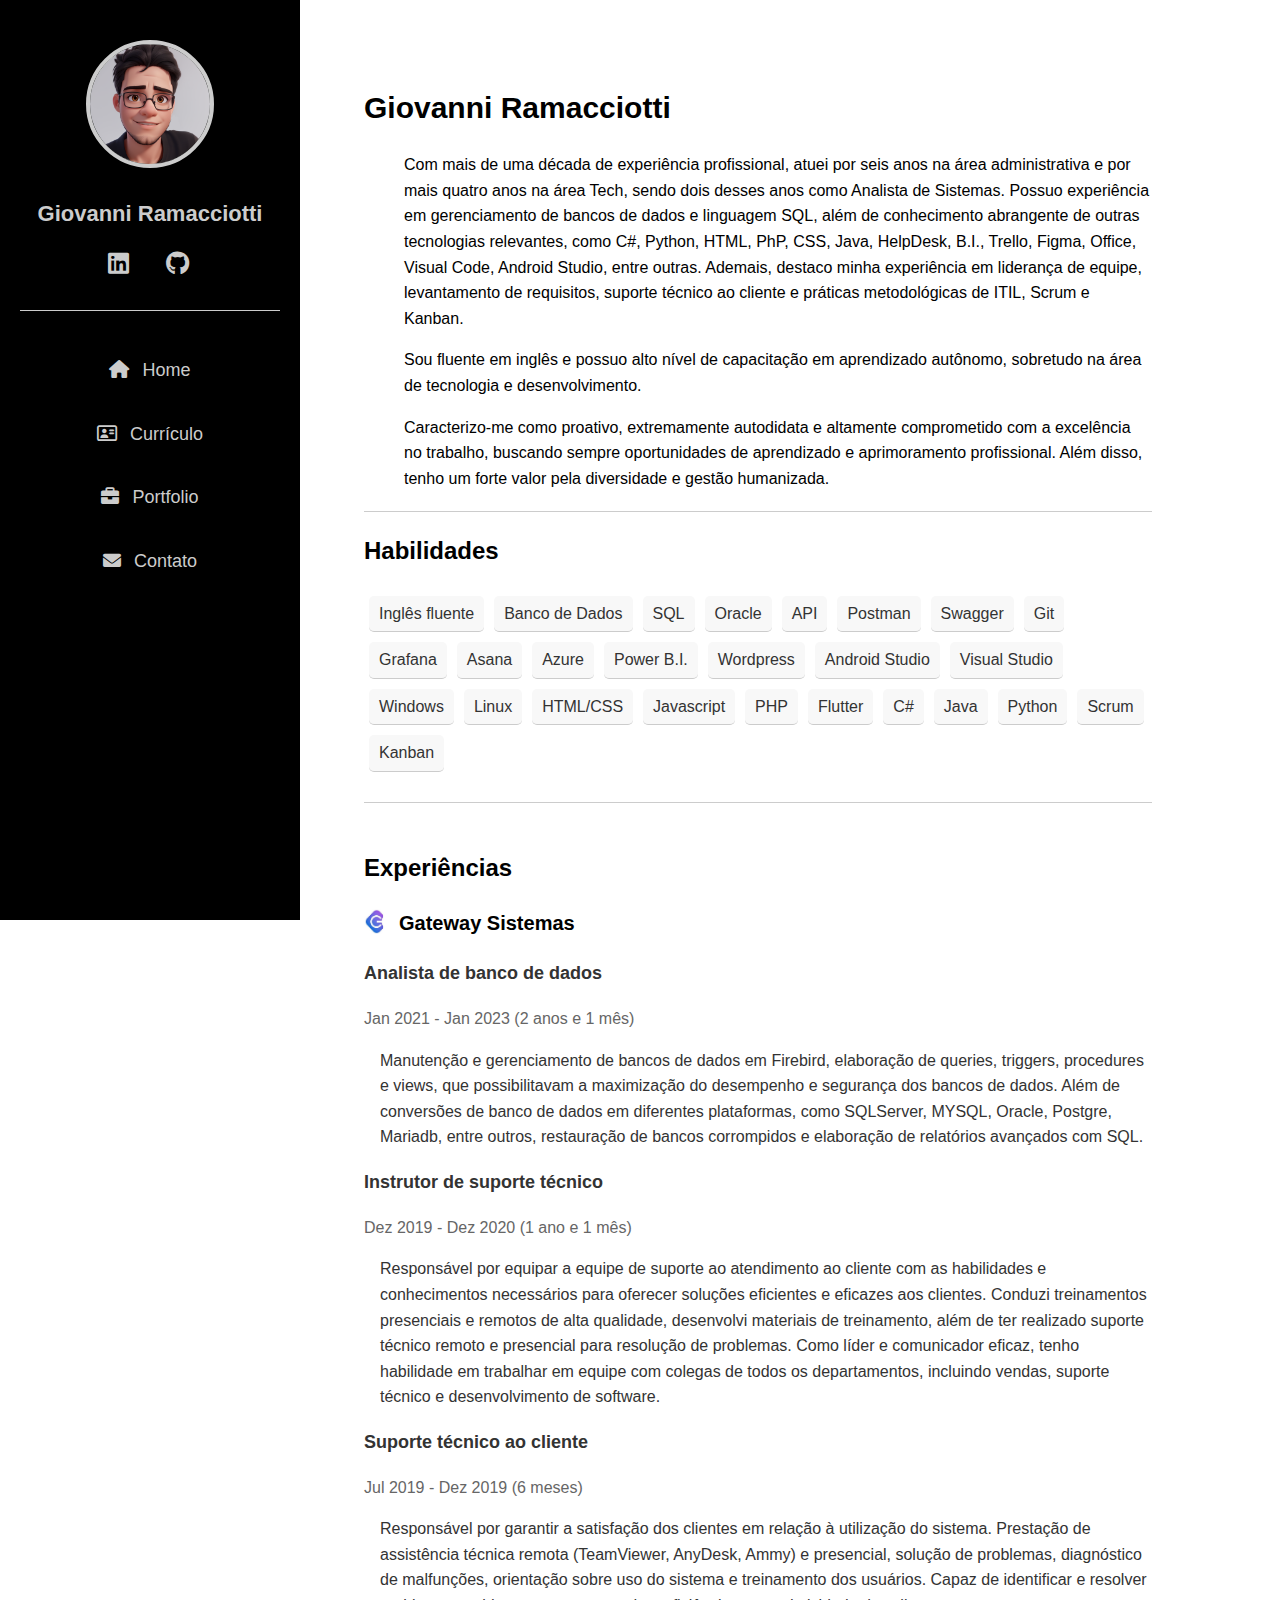
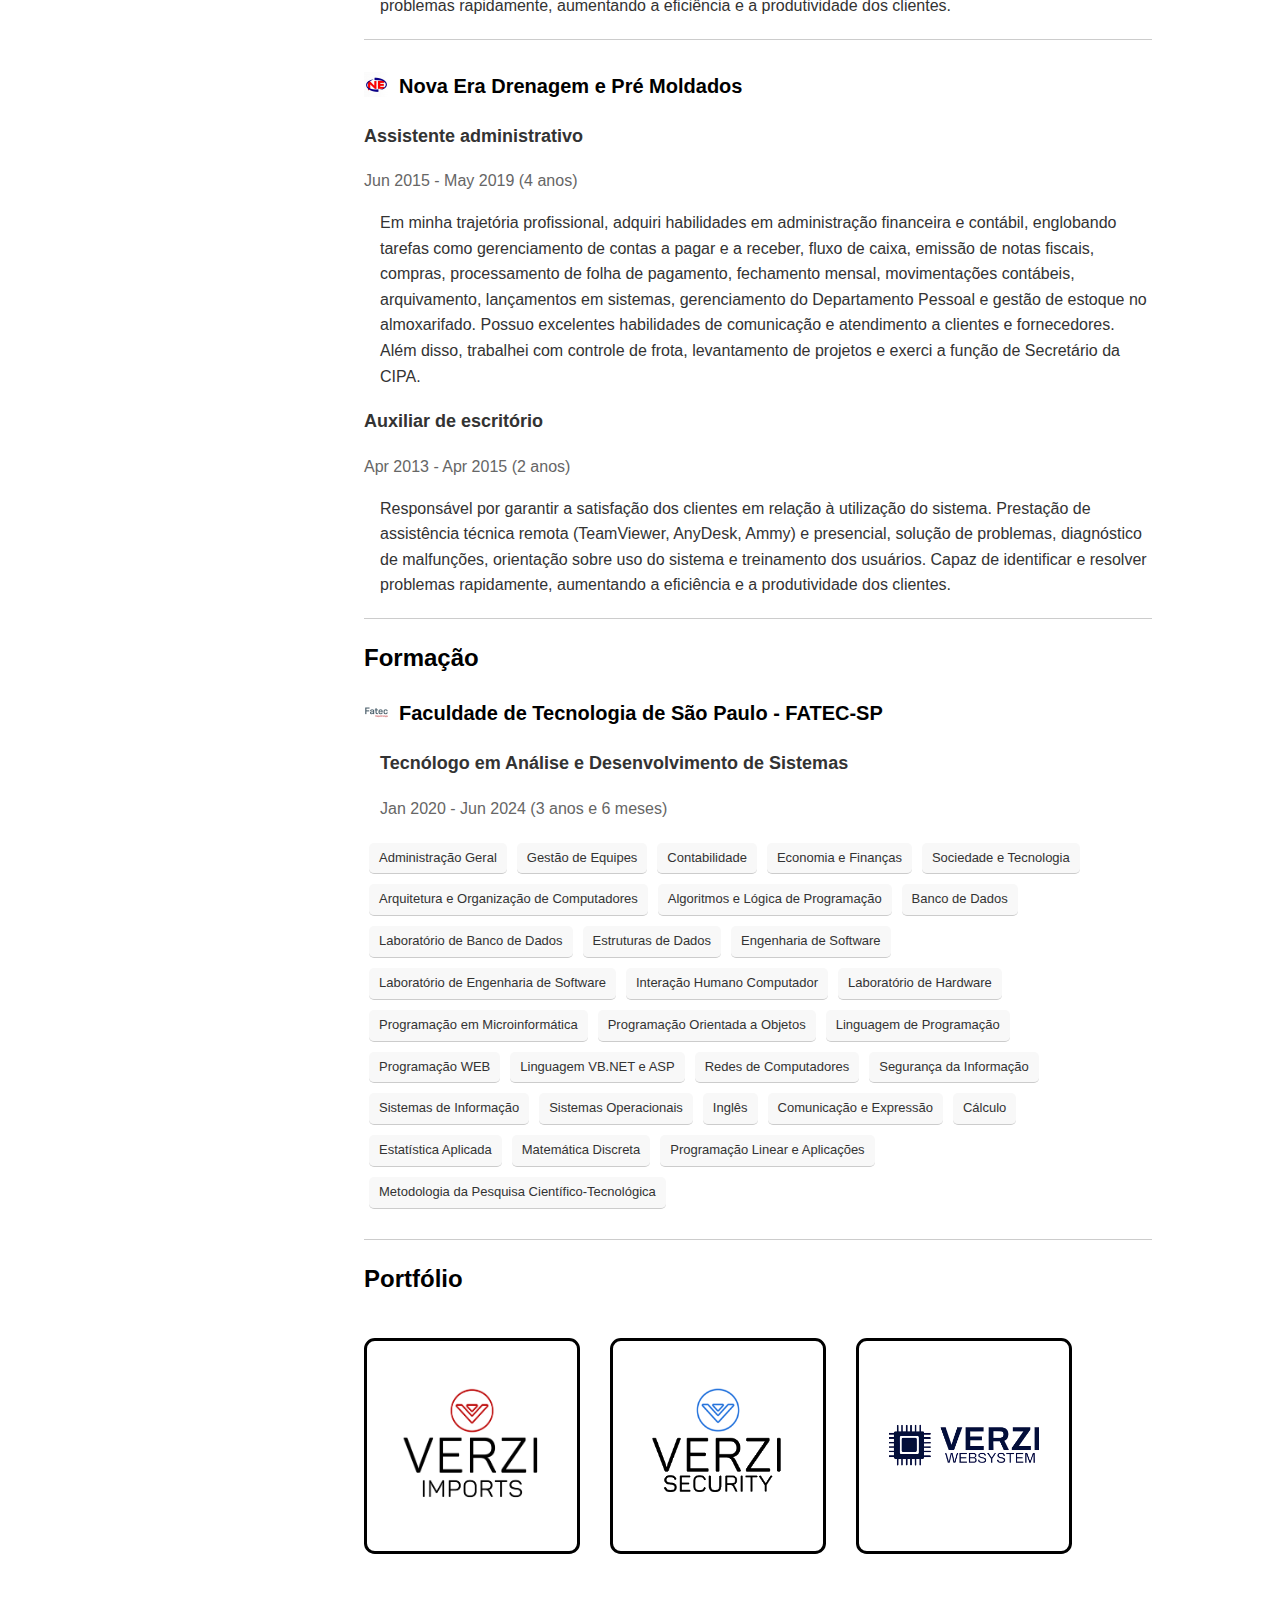
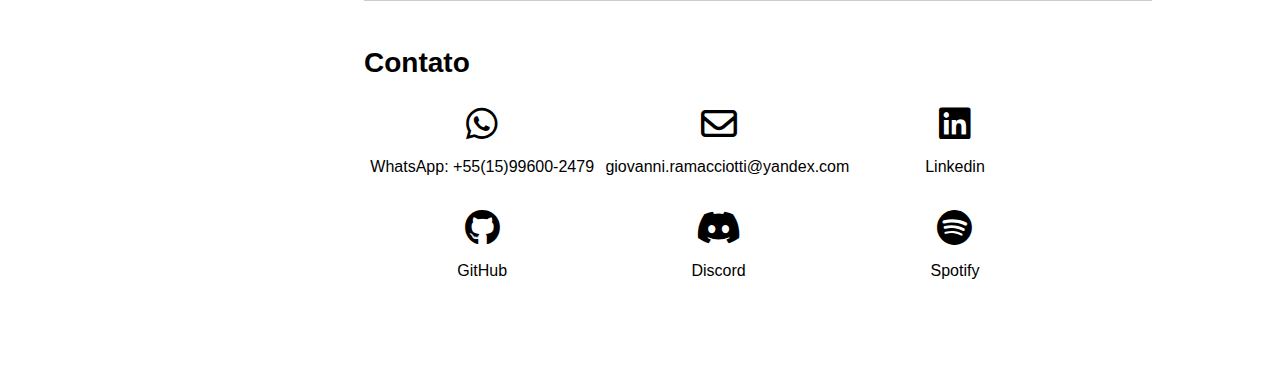
<file: index.html>
<!DOCTYPE html>
<head>
    <meta charset="UTF-8">
    <meta name="viewport" content="width=device-width, initial-scale=1.0">
    <title>Giovanni Ramacciotti</title>
    <link rel="stylesheet" href="https://cdnjs.cloudflare.com/ajax/libs/font-awesome/6.0.0-beta3/css/all.min.css">    
    <link rel="stylesheet" href="assets/styles.css">
</head>
<body>
    
    <div class="mobile-menu-icon" onclick="toggleMobileMenu()">
        <i class="fas fa-bars"></i>
    </div>
    
    <div class="mobile-menu">
        <div class="mobile-menu-close-icon" onclick="closeMobileMenu()">
            <i class="fas fa-times"></i>
        </div>
        <div class="profile-container">
            <img src="assets/images/profile.jpg" alt="Foto de Perfil" class="profile-image">
            <p class="profile-name">Giovanni Ramacciotti</p>
            <div class="social-icons">
                <a href="https://www.linkedin.com/in/giovanni-ramacciotti-%F0%9F%8F%B3%EF%B8%8F%E2%80%8D%F0%9F%8C%88-2910b3208/" target="_blank" class="social-link"><i class="fab fa-linkedin social-icon" title="LinkedIn"></i></a>
                <a href="https://github.com/gioramacciotti" class="social-link" target="_blank"><i class="fab fa-github social-icon" title="GitHub"></i></a>
            </div>
            <hr class="separator"> 
        </div>
        <a href="#home" onclick="closeMobileMenu()"><i class="fas fa-home"></i> Home</a>
        <a href="#curriculum" onclick="closeMobileMenu()"><i class="far fa-address-card"></i> Currículo</a>
        <a href="#portfolio" onclick="closeMobileMenu()"><i class="fas fa-briefcase"></i> Portfolio</a>
        <a href="#contact" onclick="closeMobileMenu()"><i class="fas fa-envelope"></i> Contato</a>
    </div>    

    <div class="sidebar">
        <div class="profile-container">
            <img src="assets/images/profile.jpg" alt="Foto de Perfil" class="profile-image">
            <p class="profile-name">Giovanni Ramacciotti</p>
            <div class="social-icons">
                <a href="https://www.linkedin.com/in/giovanni-ramacciotti-%F0%9F%8F%B3%EF%B8%8F%E2%80%8D%F0%9F%8C%88-2910b3208/" target="_blank" class="social-link"><i class="fab fa-linkedin social-icon" title="LinkedIn"></i></a>
                <a href="https://github.com/gioramacciotti" class="social-link" target="_blank"><i class="fab fa-github social-icon" title="GitHub"></i></a>
            </div>
            <hr class="separator"> 
        </div>
        <a href="#home"><i class="fas fa-home"></i> Home</a>
        <a href="#curriculum"><i class="far fa-address-card"></i> Currículo</a> 
        <a href="#portfolio"><i class="fas fa-briefcase"></i> Portfolio</a> 
        <a href="#contact"><i class="fas fa-envelope"></i> Contato</a>
    </div>

    <div class="content">
        <section id="home">
            <div class="resume">            
                <h1>Giovanni Ramacciotti</h1> 
                <ul>
                    <li>                                   
                    <p class="description">Com mais de uma década de experiência profissional, atuei por seis anos na área administrativa e por mais quatro anos na área Tech, sendo dois desses anos como Analista de Sistemas. Possuo experiência em gerenciamento de bancos de dados e linguagem SQL, além de conhecimento abrangente de outras tecnologias relevantes, como C#, Python, HTML, PhP, CSS, Java, HelpDesk, B.I., Trello, Figma, Office, Visual Code, Android Studio, entre outras. Ademais, destaco minha experiência em liderança de equipe, levantamento de requisitos, suporte técnico ao cliente e práticas metodológicas de ITIL, Scrum e Kanban.</p>
                        <p class="description">Sou fluente em inglês e possuo alto nível de capacitação em aprendizado autônomo, sobretudo na área de tecnologia e desenvolvimento.</p>
                        <p class="description">Caracterizo-me como proativo, extremamente autodidata e altamente comprometido com a excelência no trabalho, buscando sempre oportunidades de aprendizado e aprimoramento profissional. Além disso, tenho um forte valor pela diversidade e gestão humanizada.</p>
                    </li>
                </ul>
            </div>
        </section>
        
        <section id="curriculum">            
            <div class="skills">
                <h2>Habilidades</h2>
                <ul>
                    <li>Inglês fluente</li>  
                    <li>Banco de Dados</li>                  
                    <li>SQL</li>
                    <li>Oracle</li>
                    <li>API</li>
                    <li>Postman</li>
                    <li>Swagger</li>
                    <li>Git</li>
                    <li>Grafana</li>
                    <li>Asana</li>                    
                    <li>Azure</li>     
                    <li>Power B.I.</li>                                                       
                    <li>Wordpress</li>
                    <li>Android Studio</li>
                    <li>Visual Studio</li>
                    <li>Windows</li>          
                    <li>Linux</li>                    
                    <li>HTML/CSS</li>
                    <li>Javascript</li> 
                    <li>PHP</li>                    
                    <li>Flutter</li>
                    <li>C#</li>
                    <li>Java</li>
                    <li>Python</li>
                    <li>Scrum</li>
                    <li>Kanban</li> 
                </ul>
            </div>
            <div class="experience">
                <ul>
                    <li> 
                        <h2>Experiências</h2>                       
                        <h3><img src="assets/images/logoGateway.jpg" alt="Gateway">Gateway Sistemas</h3>
                        <p class="job">Analista de banco de dados</p>
                        <p class="duration">Jan 2021 - Jan 2023 (2 anos e 1 mês)</p>
                        <p class="description">Manutenção e gerenciamento de bancos de dados em Firebird, elaboração de queries, triggers, procedures e views, que possibilitavam a maximização do desempenho e segurança dos bancos de dados. Além de conversões de banco de dados em diferentes plataformas, como SQLServer, MYSQL, Oracle, Postgre, Mariadb, entre outros, restauração de bancos corrompidos e elaboração de relatórios avançados com SQL.</p>

                        <p class="job">Instrutor de suporte técnico</p>
                        <p class="duration">Dez 2019 - Dez 2020 (1 ano e 1 mês)</p>
                        <p class="description">Responsável por equipar a equipe de suporte ao atendimento ao cliente com as habilidades e conhecimentos necessários para oferecer soluções eficientes e eficazes aos clientes. Conduzi treinamentos presenciais e remotos de alta qualidade, desenvolvi materiais de treinamento, além de ter realizado suporte técnico remoto e presencial para resolução de problemas. Como líder e comunicador eficaz, tenho habilidade em trabalhar em equipe com colegas de todos os departamentos, incluindo vendas, suporte técnico e desenvolvimento de software.</p>

                        <p class="job">Suporte técnico ao cliente</p>
                        <p class="duration">Jul 2019 - Dez 2019 (6 meses)</p>
                        <p class="description">Responsável por garantir a satisfação dos clientes em relação à utilização do sistema. Prestação de assistência técnica remota (TeamViewer, AnyDesk, Ammy) e presencial, solução de problemas, diagnóstico de malfunções, orientação sobre uso do sistema e treinamento dos usuários. Capaz de identificar e resolver problemas rapidamente, aumentando a eficiência e a produtividade dos clientes.</p>
                    </li>
                    <li>
                        <h3><img src="assets/images/logoNovaEra.jpg" alt="Nova Era">Nova Era Drenagem e Pré Moldados</h3>
                        <p class="job">Assistente administrativo</p>
                        <p class="duration">Jun 2015 - May 2019 (4 anos)</p>
                        <p class="description">Em minha trajetória profissional, adquiri habilidades em administração financeira e contábil, englobando tarefas como gerenciamento de contas a pagar e a receber, fluxo de caixa, emissão de notas fiscais, compras, processamento de folha de pagamento, fechamento mensal, movimentações contábeis, arquivamento, lançamentos em sistemas, gerenciamento do Departamento Pessoal e gestão de estoque no almoxarifado. Possuo excelentes habilidades de comunicação e atendimento a clientes e fornecedores. Além disso, trabalhei com controle de frota, levantamento de projetos e exerci a função de Secretário da CIPA.</p>

                        <p class="job">Auxiliar de escritório</p>
                        <p class="duration">Apr 2013 - Apr 2015 (2 anos)</p>
                        <p class="description">Responsável por garantir a satisfação dos clientes em relação à utilização do sistema. Prestação de assistência técnica remota (TeamViewer, AnyDesk, Ammy) e presencial, solução de problemas, diagnóstico de malfunções, orientação sobre uso do sistema e treinamento dos usuários. Capaz de identificar e resolver problemas rapidamente, aumentando a eficiência e a produtividade dos clientes.</p>
                    </li>
                </ul>
            </div>
            <div class="education">
                <h2>Formação</h2>                          
                <h3><img src="assets/images/logoFatec.jpg" alt="Gateway">Faculdade de Tecnologia de São Paulo - FATEC-SP</h3>      
                <div class="courses">
                    <p class="institution">Tecnólogo em Análise e Desenvolvimento de Sistemas</p>
                    <p class="duration">Jan 2020 - Jun 2024 (3 anos e 6 meses)</p>
                </div>
                <div class="disciplines">
                    <ul>
                        <li>Administração Geral</li>
                        <li>Gestão de Equipes</li>
                        <li>Contabilidade</li>                        
                        <li>Economia e Finanças</li>
                        <li>Sociedade e Tecnologia</li>
                        <li>Arquitetura e Organização de Computadores</li>
                        <li>Algoritmos e Lógica de Programação</li>
                        <li>Banco de Dados</li>
                        <li>Laboratório de Banco de Dados</li>
                        <li>Estruturas de Dados</li>
                        <li>Engenharia de Software</li>
                        <li>Laboratório de Engenharia de Software</li>
                        <li>Interação Humano Computador</li>
                        <li>Laboratório de Hardware</li>
                        <li>Programação em Microinformática</li>
                        <li>Programação Orientada a Objetos</li>
                        <li>Linguagem de Programação</li>
                        <li>Programação WEB</li>
                        <li>Linguagem VB.NET e ASP</li>
                        <li>Redes de Computadores</li>
                        <li>Segurança da Informação</li>
                        <li>Sistemas de Informação</li>
                        <li>Sistemas Operacionais</li>
                        <li>Inglês</li>
                        <li>Comunicação e Expressão</li>
                        <li>Cálculo</li>
                        <li>Estatística Aplicada</li>
                        <li>Matemática Discreta</li>
                        <li>Programação Linear e Aplicações</li>
                        <li>Metodologia da Pesquisa Científico-Tecnológica</li>
                    </ul>
                </div>
            </div>
        </section>
        
        <h2>Portfólio</h2>
        <section id="portfolio">
            <div class="portfolio-container">
                                <a href="verziimports.html" class="portfolio-item">
                    <div class="project-thumbnail">
                        <img src="assets/images/verziImports.png" alt="Verzi Imports">
                    </div>                    
                    <div class="project-details">
                        Verzi Imports
                        <p>Website de E-Commerce</p>
                    </div>
                </a>
                <a href="verzisecurity.html" class="portfolio-item">
                    <div class="project-thumbnail">
                        <img src="assets/images/verziSecurity.png" alt="Verzi Security">
                    </div>                    
                    <div class="project-details">
                        Verzi Security
                        <p>Blog de Segurança da Informação</p>
                    </div>
                </a>
                <a href="verziwebsystem.html" class="portfolio-item">
                    <div class="project-thumbnail">
                        <img src="assets/images/logoWebsystem.png" alt="Verzi Websystem">
                    </div>                    
                    <div class="project-details">
                        Verzi Websystem
                        <p>Software de Automação Comercial</p>
                    </div>
                </a>
            </div>
        </section>
        <br><hr class="separator"> 
        
        <section id="contact">
            <h2>Contato</h2>
            <div class="contact-info">
                <div class="contact-item">                    
                    <a href="https://wa.me/5515996002479" target="_blank">
                        <i class="fab fa-whatsapp"></i>
                        <p>WhatsApp: +55(15)99600-2479</p>
                    </a>
                </div>
                <div class="contact-item">
                    <a href="giovanni.ramacciotti@yandex.com" target="_blank"></a>
                        <i class="far fa-envelope"></i>
                        <p>giovanni.ramacciotti@yandex.com</p>
                    </a>
                </div>
                <div class="contact-item">
                    <a href="https://www.linkedin.com/in/giovanni-ramacciotti-%F0%9F%8F%B3%EF%B8%8F%E2%80%8D%F0%9F%8C%88-2910b3208" target="_blank">
                        <i class="fab fa-linkedin"></i>
                        <p>Linkedin</p>
                    </a>
                </div>
                <div class="contact-item">
                    <a href="https://github.com/gioramacciotti" target="_blank">
                        <i class="fab fa-github"></i>
                        <p>GitHub</p>
                    </a>
                </div>
                <div class="contact-item">
                    <a href="https://discordapp.com/users/seudiscord" target="_blank">
                        <i class="fab fa-discord"></i>
                        <p>Discord</p>
                    </a>
                </div>
                <div class="contact-item">
                    <a href="https://open.spotify.com/user/8o7au228njuk0pzxnfrp7vph0" target="_blank">
                        <i class="fab fa-spotify"></i>
                        <p>Spotify</p>
                    </a>
                </div>
            </div>
        </section>
        
    </div>
    <script src="assets/script.js"></script>    
</body>
</html>
</file>
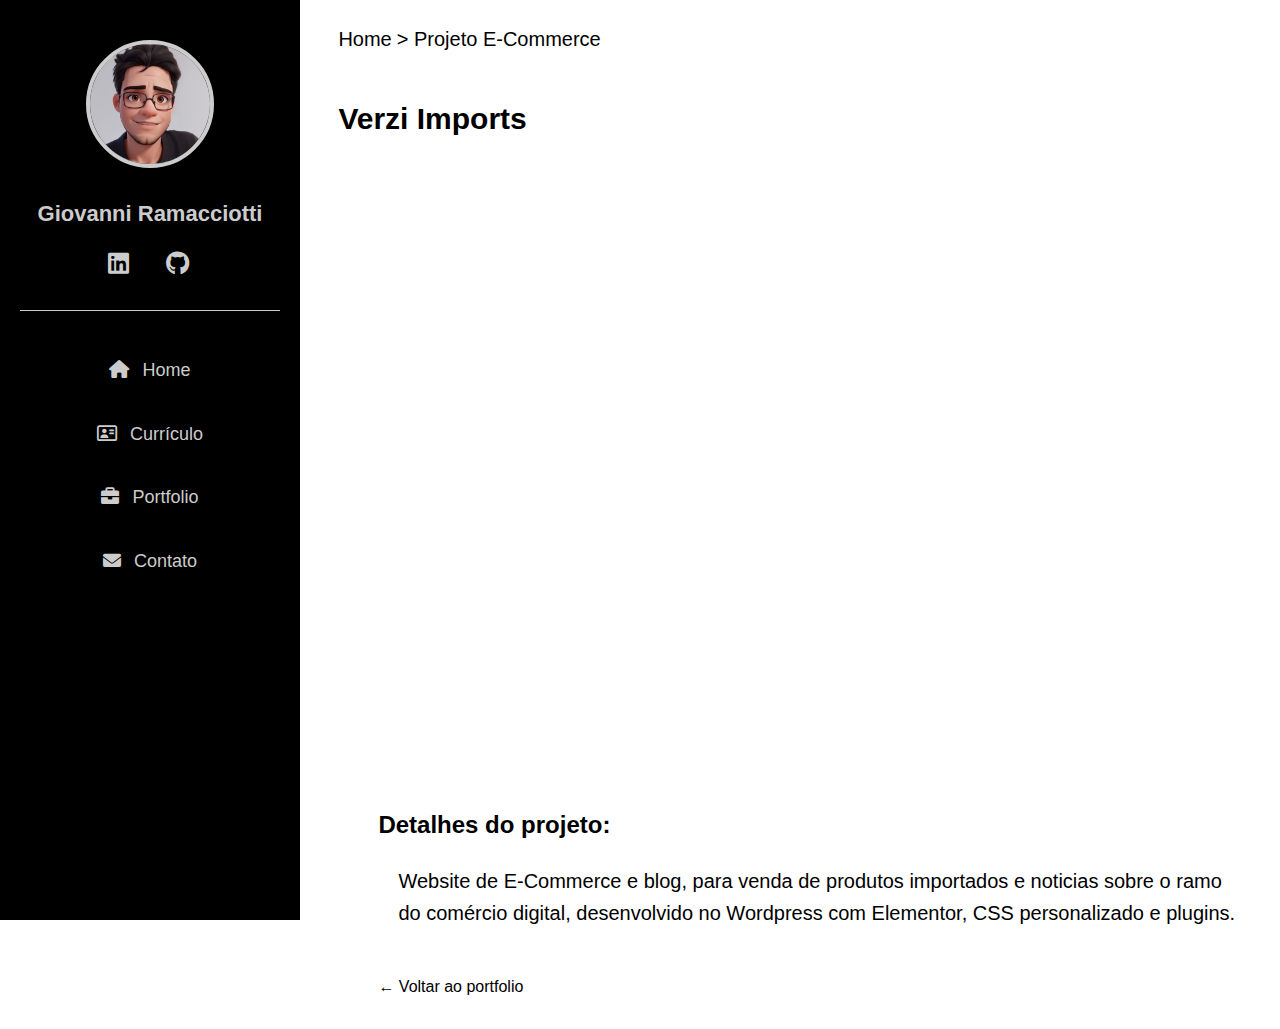
<file: verziimports.html>
<!DOCTYPE html>
<head>
    <meta charset="UTF-8">
    <meta name="viewport" content="width=device-width, initial-scale=1.0">
    <title>Giovanni Ramacciotti - Projetos</title>
    <link rel="stylesheet" href="https://cdnjs.cloudflare.com/ajax/libs/font-awesome/6.0.0-beta3/css/all.min.css">    
    <link rel="stylesheet" href="assets/styles.css">
</head>
<body>    
    <div class="mobile-menu-icon" onclick="toggleMobileMenu()">
        <i class="fas fa-bars"></i>
    </div>
    
    <div class="mobile-menu">
        <div class="mobile-menu-close-icon" onclick="closeMobileMenu()">
            <i class="fas fa-times"></i>
        </div>
        <div class="profile-container">
            <img src="assets/images/profile.jpg" alt="Foto de Perfil" class="profile-image">
            <p class="profile-name">Giovanni Ramacciotti</p>
            <div class="social-icons">
                <a href="https://www.linkedin.com/in/giovanni-ramacciotti-%F0%9F%8F%B3%EF%B8%8F%E2%80%8D%F0%9F%8C%88-2910b3208/" target="_blank" class="social-link"><i class="fab fa-linkedin social-icon" title="LinkedIn"></i></a>
                <a href="https://github.com/gioramacciotti" class="social-link" target="_blank"><i class="fab fa-github social-icon" title="GitHub"></i></a>
            </div>
            <hr class="separator"> 
        </div>
        <a href="index.html" onclick="closeMobileMenu()"><i class="fas fa-home"></i> Home</a>
        <a href="index.html#curriculum" onclick="closeMobileMenu()"><i class="far fa-address-card"></i> Currículo</a>
        <a href="index.html#portfolio" onclick="closeMobileMenu()"><i class="fas fa-briefcase"></i> Portfolio</a>
        <a href="index.html#contact" onclick="closeMobileMenu()"><i class="fas fa-envelope"></i> Contato</a>
    </div>    

    <div class="sidebar">
        <div class="profile-container">
            <img src="assets/images/profile.jpg" alt="Foto de Perfil" class="profile-image">
            <p class="profile-name">Giovanni Ramacciotti</p>
            <div class="social-icons">
                <a href="https://www.linkedin.com/in/giovanni-ramacciotti-%F0%9F%8F%B3%EF%B8%8F%E2%80%8D%F0%9F%8C%88-2910b3208/" target="_blank" class="social-link"><i class="fab fa-linkedin social-icon" title="LinkedIn"></i></a>
                <a href="https://github.com/gioramacciotti" class="social-link" target="_blank"><i class="fab fa-github social-icon" title="GitHub"></i></a>
            </div>
            <hr class="separator"> 
        </div>
        <a href="index.html"><i class="fas fa-home"></i> Home</a>
        <a href="index.html#curriculum"><i class="far fa-address-card"></i> Currículo</a> 
        <a href="index.html#portfolio"><i class="fas fa-briefcase"></i> Portfolio</a> 
        <a href="index.html#contact"><i class="fas fa-envelope"></i> Contato</a>
    </div>

    <div class="content" style="padding: 1% 3%;">        
        <div class="breadcrumbs">
            <ul>
                <li><a href="index.html#portfolio">Home</a></li>>
                <li><a href="verziimports.html">Projeto E-Commerce</a></li>
            </ul>
        </div>
        <div class="project">            
            <h1>Verzi Imports</h1>
            <div class="project-iframe">
                <iframe src="https://imports.verzi.com.br" width="100%" height="600px" frameborder="0" scrolling="yes"></iframe>
            </div>
            <ul>              
                <li>              
                    <h2>Detalhes do projeto:</h2>               
                    <p class="description" style="font-size: 20px; padding-left: 1em;">
                        Website de E-Commerce e blog, para venda de produtos importados e noticias sobre o ramo do comércio digital, desenvolvido no Wordpress com Elementor, CSS personalizado e plugins.
                    </p><br>
                </li>
                <a href="index.html#portfolio">← Voltar ao portfolio</a>
            </ul>
        </div>
    </div>
    <script src="assets/script.js"></script>  
</body>
</html>
</file>
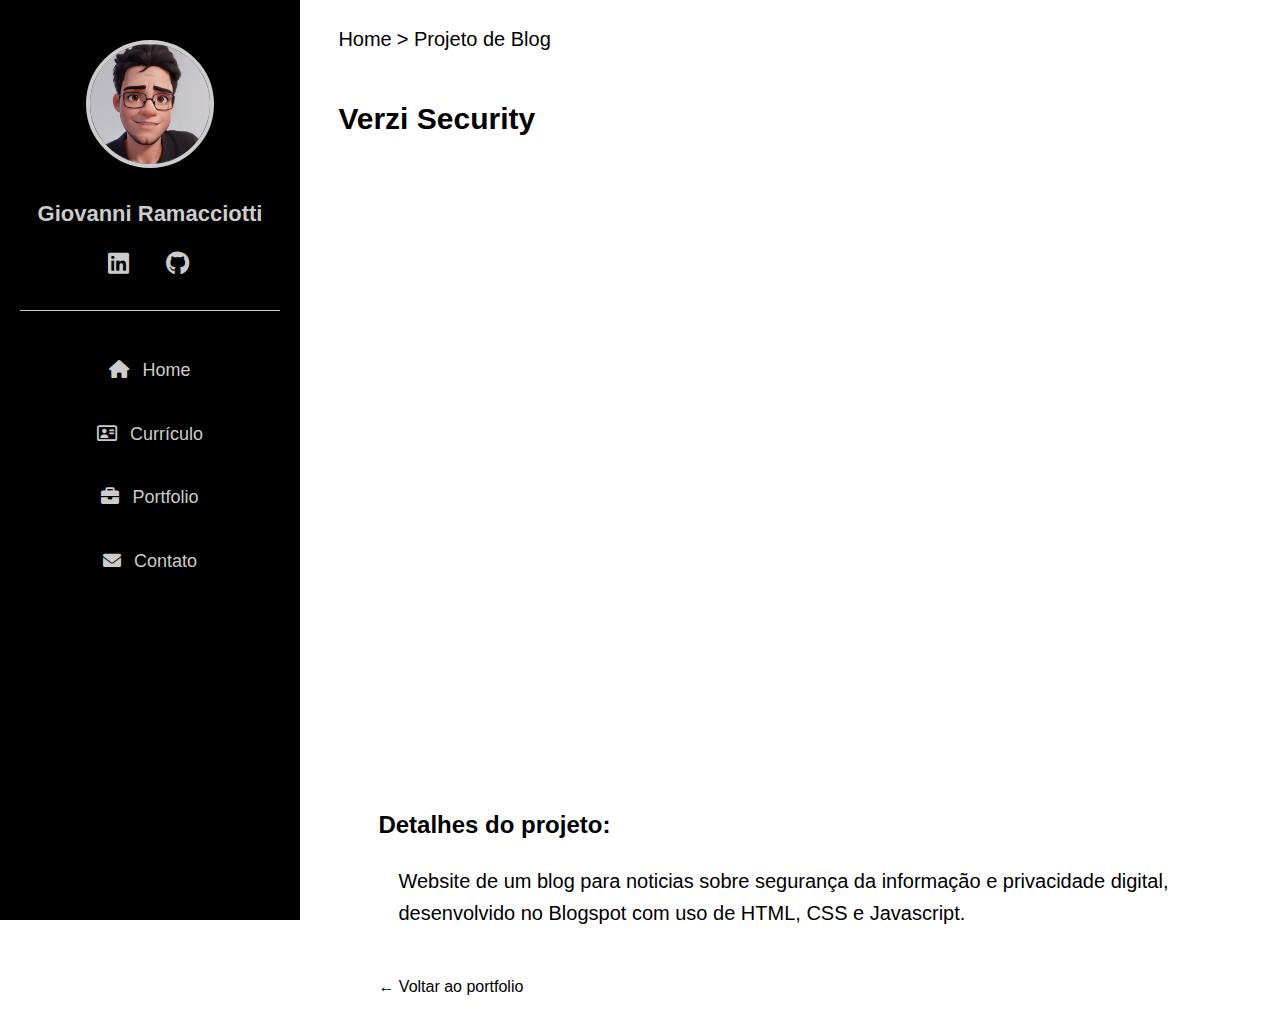
<file: verzisecurity.html>
<!DOCTYPE html>
<head>
    <meta charset="UTF-8">
    <meta name="viewport" content="width=device-width, initial-scale=1.0">
    <title>Giovanni Ramacciotti - Projetos</title>
    <link rel="stylesheet" href="https://cdnjs.cloudflare.com/ajax/libs/font-awesome/6.0.0-beta3/css/all.min.css">    
    <link rel="stylesheet" href="assets/styles.css">
</head>
<body>    
    <div class="mobile-menu-icon" onclick="toggleMobileMenu()">
        <i class="fas fa-bars"></i>
    </div>
    
    <div class="mobile-menu">
        <div class="mobile-menu-close-icon" onclick="closeMobileMenu()">
            <i class="fas fa-times"></i>
        </div>
        <div class="profile-container">
            <img src="assets/images/profile.jpg" alt="Foto de Perfil" class="profile-image">
            <p class="profile-name">Giovanni Ramacciotti</p>
            <div class="social-icons">
                <a href="https://www.linkedin.com/in/giovanni-ramacciotti-%F0%9F%8F%B3%EF%B8%8F%E2%80%8D%F0%9F%8C%88-2910b3208/" target="_blank" class="social-link"><i class="fab fa-linkedin social-icon" title="LinkedIn"></i></a>
                <a href="https://github.com/gioramacciotti" class="social-link" target="_blank"><i class="fab fa-github social-icon" title="GitHub"></i></a>
            </div>
            <hr class="separator"> 
        </div>
        <a href="index.html" onclick="closeMobileMenu()"><i class="fas fa-home"></i> Home</a>
        <a href="index.html#curriculum" onclick="closeMobileMenu()"><i class="far fa-address-card"></i> Currículo</a>
        <a href="index.html#portfolio" onclick="closeMobileMenu()"><i class="fas fa-briefcase"></i> Portfolio</a>
        <a href="index.html#contact" onclick="closeMobileMenu()"><i class="fas fa-envelope"></i> Contato</a>
    </div>    

    <div class="sidebar">
        <div class="profile-container">
            <img src="assets/images/profile.jpg" alt="Foto de Perfil" class="profile-image">
            <p class="profile-name">Giovanni Ramacciotti</p>
            <div class="social-icons">
                <a href="https://www.linkedin.com/in/giovanni-ramacciotti-%F0%9F%8F%B3%EF%B8%8F%E2%80%8D%F0%9F%8C%88-2910b3208/" target="_blank" class="social-link"><i class="fab fa-linkedin social-icon" title="LinkedIn"></i></a>
                <a href="https://github.com/gioramacciotti" class="social-link" target="_blank"><i class="fab fa-github social-icon" title="GitHub"></i></a>
            </div>
            <hr class="separator"> 
        </div>
        <a href="index.html"><i class="fas fa-home"></i> Home</a>
        <a href="index.html#curriculum"><i class="far fa-address-card"></i> Currículo</a> 
        <a href="index.html#portfolio"><i class="fas fa-briefcase"></i> Portfolio</a> 
        <a href="index.html#contact"><i class="fas fa-envelope"></i> Contato</a>
    </div>

    <div class="content" style="padding: 1% 3%;">        
        <div class="breadcrumbs">
            <ul>
                <li><a href="index.html#portfolio">Home</a></li>>
                <li><a href="verzisecurity.html">Projeto de Blog</a></li>
            </ul>
        </div>
        <div class="project">            
            <h1>Verzi Security</h1>
            <div class="project-iframe">
                <iframe src="https://security.verzi.com.br" width="100%" height="600px" frameborder="0" scrolling="yes"></iframe>
            </div>
            <ul>              
                <li>              
                    <h2>Detalhes do projeto:</h2>               
                    <p class="description" style="font-size: 20px; padding-left: 1em;">
                        Website de um blog para noticias sobre segurança da informação e privacidade digital, desenvolvido no Blogspot com uso de HTML, CSS e Javascript.
                    </p><br>
                </li>
                <a href="index.html#portfolio">← Voltar ao portfolio</a>
            </ul>
        </div>
    </div>
    <script src="assets/script.js"></script>  
</body>
</html>
</file>
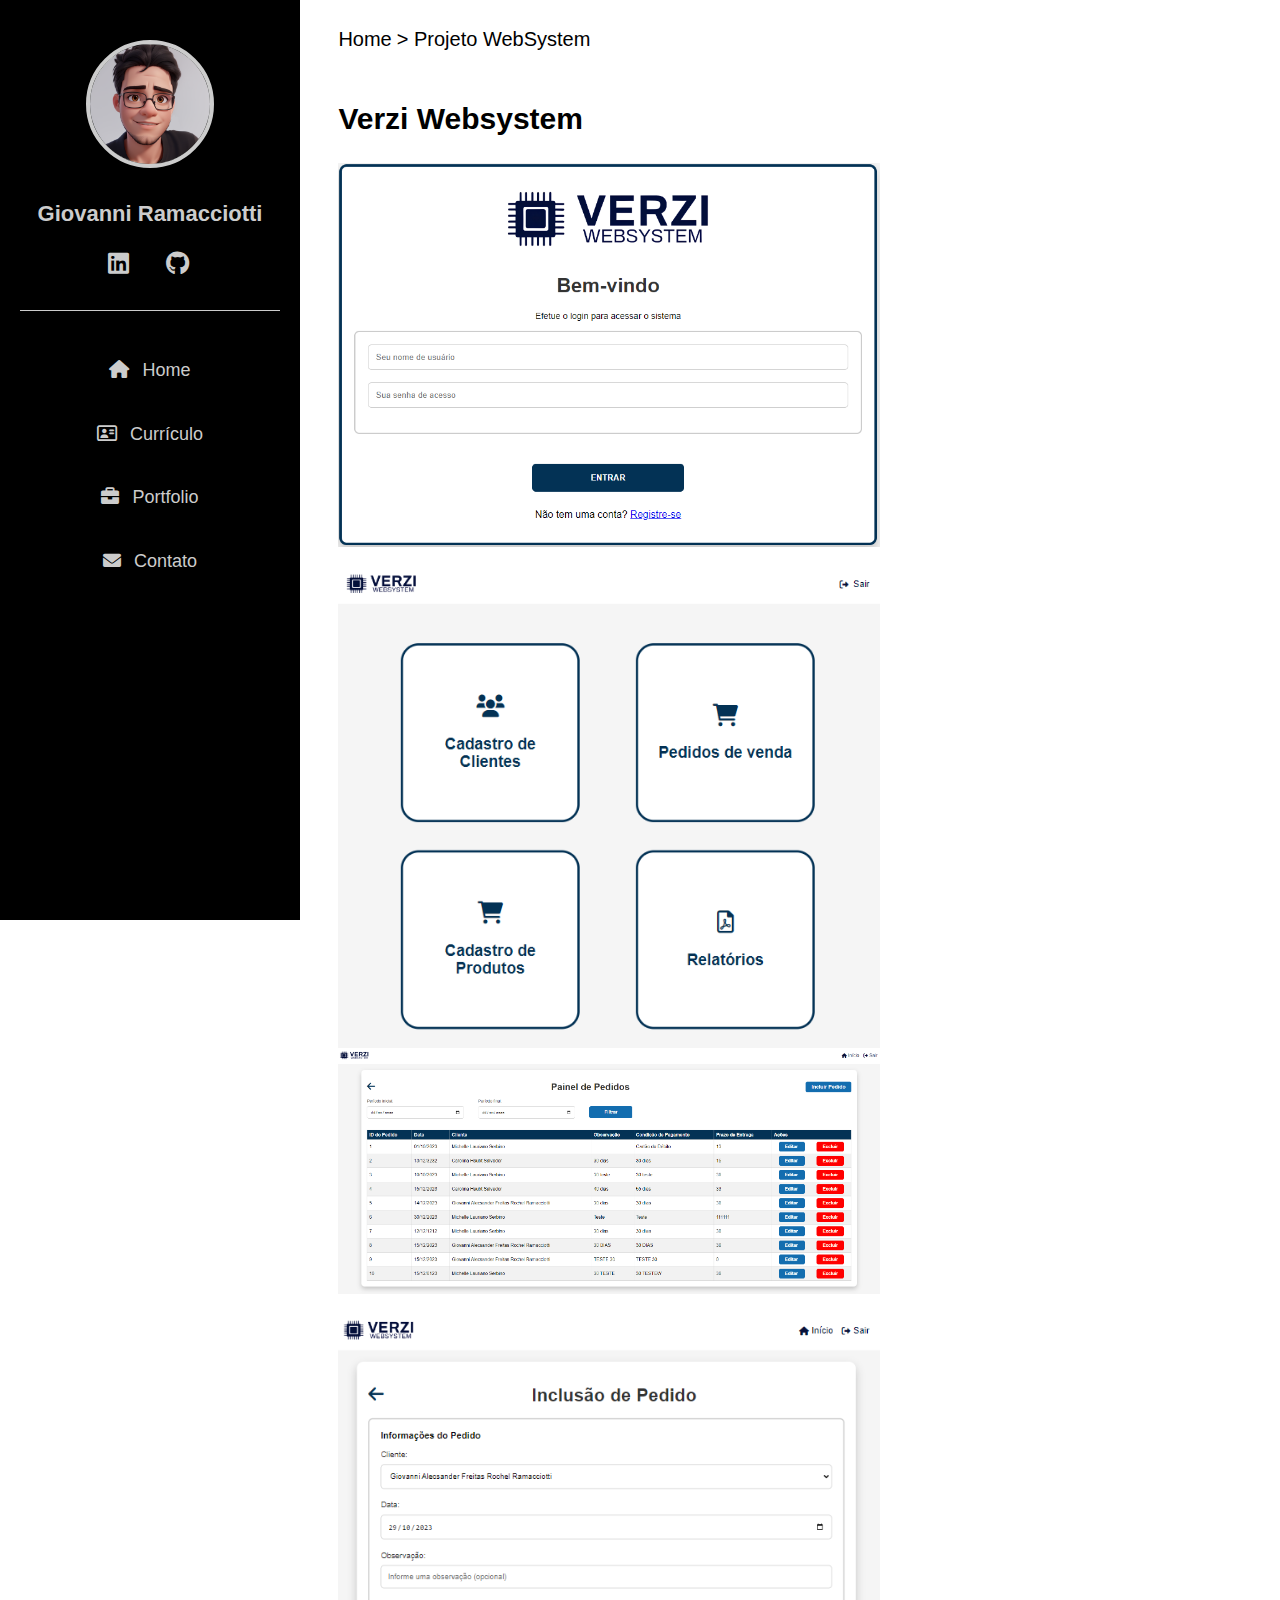
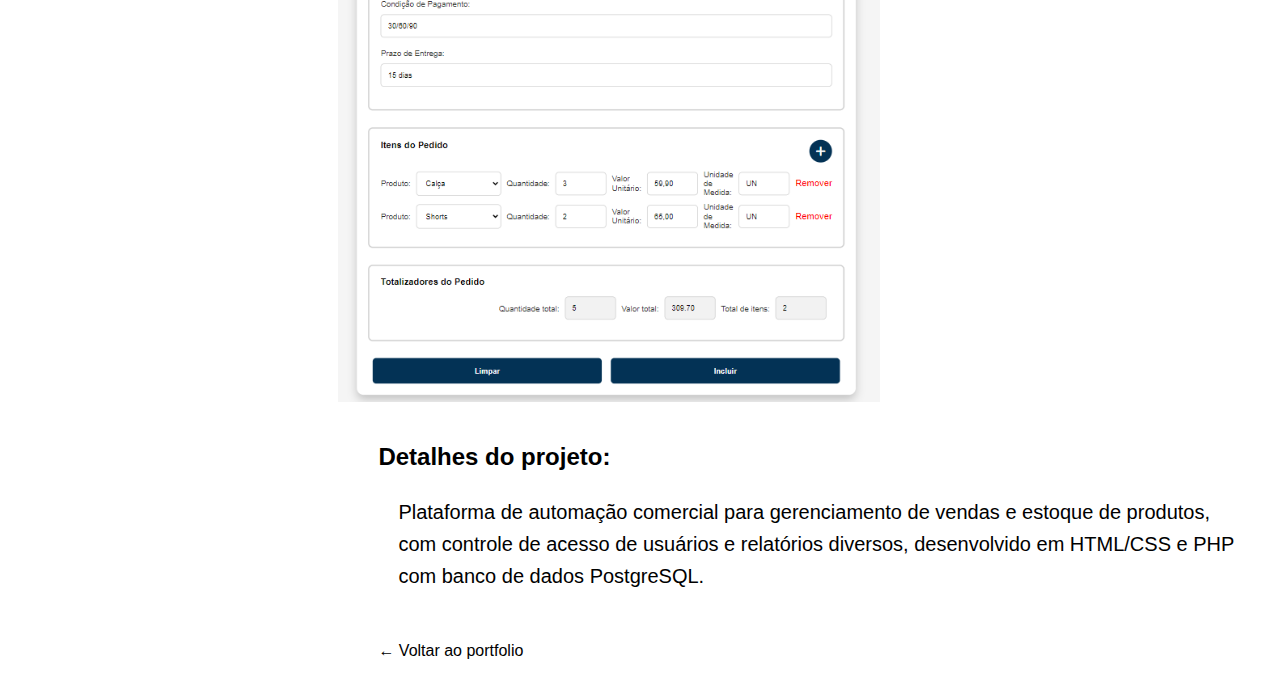
<file: verziwebsystem.html>
<!DOCTYPE html>
<head>
    <meta charset="UTF-8">
    <meta name="viewport" content="width=device-width, initial-scale=1.0">
    <title>Giovanni Ramacciotti - Projetos</title>
    <link rel="stylesheet" href="https://cdnjs.cloudflare.com/ajax/libs/font-awesome/6.0.0-beta3/css/all.min.css">    
    <link rel="stylesheet" href="assets/styles.css">
</head>
<body>    
    <div class="mobile-menu-icon" onclick="toggleMobileMenu()">
        <i class="fas fa-bars"></i>
    </div>
    
    <div class="mobile-menu">
        <div class="mobile-menu-close-icon" onclick="closeMobileMenu()">
            <i class="fas fa-times"></i>
        </div>
        <div class="profile-container">
            <img src="assets/images/profile.jpg" alt="Foto de Perfil" class="profile-image">
            <p class="profile-name">Giovanni Ramacciotti</p>
            <div class="social-icons">
                <a href="https://www.linkedin.com/in/giovanni-ramacciotti-%F0%9F%8F%B3%EF%B8%8F%E2%80%8D%F0%9F%8C%88-2910b3208/" target="_blank" class="social-link"><i class="fab fa-linkedin social-icon" title="LinkedIn"></i></a>
                <a href="https://github.com/gioramacciotti" class="social-link" target="_blank"><i class="fab fa-github social-icon" title="GitHub"></i></a>
            </div>
            <hr class="separator"> 
        </div>
        <a href="index.html" onclick="closeMobileMenu()"><i class="fas fa-home"></i> Home</a>
        <a href="index.html#curriculum" onclick="closeMobileMenu()"><i class="far fa-address-card"></i> Currículo</a>
        <a href="index.html#portfolio" onclick="closeMobileMenu()"><i class="fas fa-briefcase"></i> Portfolio</a>
        <a href="index.html#contact" onclick="closeMobileMenu()"><i class="fas fa-envelope"></i> Contato</a>
    </div>    

    <div class="sidebar">
        <div class="profile-container">
            <img src="assets/images/profile.jpg" alt="Foto de Perfil" class="profile-image">
            <p class="profile-name">Giovanni Ramacciotti</p>
            <div class="social-icons">
                <a href="https://www.linkedin.com/in/giovanni-ramacciotti-%F0%9F%8F%B3%EF%B8%8F%E2%80%8D%F0%9F%8C%88-2910b3208/" target="_blank" class="social-link"><i class="fab fa-linkedin social-icon" title="LinkedIn"></i></a>
                <a href="https://github.com/gioramacciotti" class="social-link" target="_blank"><i class="fab fa-github social-icon" title="GitHub"></i></a>
            </div>
            <hr class="separator"> 
        </div>
        <a href="index.html"><i class="fas fa-home"></i> Home</a>
        <a href="index.html#curriculum"><i class="far fa-address-card"></i> Currículo</a> 
        <a href="index.html#portfolio"><i class="fas fa-briefcase"></i> Portfolio</a> 
        <a href="index.html#contact"><i class="fas fa-envelope"></i> Contato</a>
    </div>

    <div class="content" style="padding: 1% 3%;">        
        <div class="breadcrumbs">
            <ul>
                <li><a href="index.html#portfolio">Home</a></li>>
                <li><a href="verziwebsystem.html">Projeto WebSystem</a></li>
            </ul>
        </div>
        <div class="project">            
            <h1>Verzi Websystem</h1>
            <div class="project-images">
                <img src="assets/images/loginWebsystem.png" alt="Login Websystem">  
                <img src="assets/images/homeWebsystem.png" alt="Home Websystem">                
            </div>
            <div class="project-images">
                <img src="assets/images/painelWebsystem.png" alt="Painel Websystem">
                <img src="assets/images/pedidosWebsystem.png" alt="Pedidos Websystem">
            </div>            
            <ul>              
                <li>              
                    <h2>Detalhes do projeto:</h2>               
                    <p class="description" style="font-size: 20px; padding-left: 1em;">
                        Plataforma de automação comercial para gerenciamento de vendas e estoque de produtos, com controle de acesso de usuários e relatórios diversos, desenvolvido em HTML/CSS e PHP com banco de dados PostgreSQL.
                    </p><br>
                </li>
                <a href="index.html#portfolio">← Voltar ao portfolio</a>
            </ul>
        </div>
    </div>
    <script src="assets/script.js"></script>  
</body>
</html>
</file>
<file: assets/styles.css>
body {
        margin: 0;
        padding: 0;
        font-family: Arial, sans-serif;
        line-height: 1.6;
    }

    .breadcrumbs {
        margin-top: 10px;
        font-size: 20px;
    }

    .breadcrumbs ul {
        list-style-type: none;
        margin: 0;
        padding: 0;
    }

    .breadcrumbs li {
        display: inline;
        margin-right: 5px;
    }

    .breadcrumbs a {
        text-decoration: none;
        color: #000; 
    }

    .breadcrumbs a:hover {
        text-decoration: underline;
    }

    .sidebar {
        height: 100vh;
        width: 300px;
        background-color: #000;
        position: fixed;
        left: 0;
        top: 0;
        overflow-x: hidden;
        padding-top: 20px;
        text-align: center;
        transition: width 0.5s;
    }

    .sidebar.closed {
        width: 0;
    }

    .profile-container {
        text-align: center;
        padding: 20px;
        padding-bottom: 10px;
    }

    .profile-image {
        width: 120px;
        height: 120px;
        border-radius: 50%;
        object-fit: cover;
        border: 4px solid #ccc;
    }

    .profile-name {
        font-weight: bold;
        color: #ccc;
        margin-top: 20px;
        margin-bottom: 10px;
        font-size: 22px;
    }

    .social-icons {
        margin-top: 10px;
    }

    .social-icon {
        margin: 0 5px;
        border-radius: 50%;
        padding: 10px;
        transition: background-color 0.3s;
        font-size: 24px;
        color: #ccc;
    }

    .social-icons i {
        margin-top: 0;
    }

    .social-icon:hover {
        background-color: #555;
    }

    .separator {
        border: none; 
        border-top: 1px solid #ccc; 
        margin: 20px 0;
    }

    .sidebar a {
        padding: 15px;
        text-decoration: none;
        font-size: 18px;
        color: #ccc;
        display: block;
        transition: color 0.3s;
        margin-bottom: 5px; 
    }

    .sidebar a i {
        margin-right: 8px;
        color: #ccc;
    }

    .sidebar a:hover {
        color: #fff;
    }

    .sidebar a:hover i {
        color: #fff;
    }

    .content {
        margin-left: 300px;
        padding: 5%;
        padding-right: 10%;
    }

    .content li {
        list-style-type: none;
    }

    .content h1 {
        font-size: 30px;
        color: #000;
    }

    .content h2 {
        font-size: 24px;
        color: #000;
    }

    .content h3 {
        font-size: 20px;
        color: #000;
        margin-top: 20px;
    }

    .content h4 {
        font-size: 18px;
        color: #000;
        margin-top: 10px;
    }

    #curriculum {
        font-size: 16px;
        color: #333;
    }

    #curriculum .job,
    #curriculum .institution {
        font-size: 18px;
        font-weight: bold;
        color: #333;
    }

    #curriculum .duration {
        font-size: 16px;
        color: #666;
    }

    #curriculum .description {
        font-size: 16px;
        color: #333;
        margin-bottom: 10px;
        padding-left: 1em;
    }

    #curriculum ul {
        list-style-type: none;
        padding: 0;
    }

    #curriculum li {
        border-bottom: 1px solid #ccc;
        padding: 10px 0;
    }

    #curriculum .skills ul {       
        padding-bottom: 25px; 
        border-bottom: 1px solid #ccc;
        display: flex;
        flex-wrap: wrap;
        margin-bottom: 0px;
    }

    #curriculum .skills li {
        background-color: #f8f8f8;
        border-radius: 5px;
        padding: 5px 10px;
        margin: 5px;
        font-size: 16px;
    }

    .sidebar .social-link {
        text-decoration: none;
        display: inline-block;
        padding: 0;
        color: inherit; 
    }

    .sidebar .social-link:hover {
        color: inherit;
    }

    #curriculum .disciplines ul {       
        padding-bottom: 25px; 
        border-bottom: 1px solid #ccc;
        display: flex;
        flex-wrap: wrap;
        margin-bottom: 0px;
    }

    #curriculum .disciplines li {
        background-color: #f8f8f8;
        border-radius: 5px;
        padding: 5px 10px;
        margin: 5px;
        font-size: 13px;
    }

    #curriculum .courses {
        padding-left: 1em;
    }

    #curriculum .skills h2 {
        border-top: 1px solid #ccc;
        padding-top: 20px;
    }

    #curriculum h3 img {
        width: 25px;
        height: 25px;
        margin-right: 10px;
        vertical-align: text-bottom;
    }

    .mobile-menu-icon {
        display: none;
        position: fixed;
        top: 10px;
        right: 15px;
        color: #000;
        cursor: pointer;
        background-color: #ccc;
        border-radius: 50%;
        padding: 8px;
        width: 24px;
        height: 24px;
        text-align: center;
    }

    @keyframes fadeIn {
        from {
           opacity: 0;
        }
        to {
           opacity: 1;
        }
     }
     
     @keyframes slideUp {
        from {
           transform: translateY(0);
        }
        to {
           transform: translateY(-100%);
        }
     }
     
    .mobile-menu {
        position: fixed;
        top: 0;
        right: 0;
        bottom: 0;
        background-color: rgba(0, 0, 0, 0.7);
        z-index: 999;
        overflow: hidden;
        transition: all 0.5s ease-out;
    }
    
    .mobile-menu.open {
        transform: translateX(-100vw);
    }

    .mobile-menu.active {
        display: block;
    }

    .mobile-menu a {
        padding: 15px;
        text-decoration: none;
        font-size: 18px;
        color: #ccc;
        display: block;
        transition: color 0.3s;
    }

    .mobile-menu .social-link {
        text-decoration: none;
        display: inline-block;
        padding: 0;
        color: inherit; 
    }

    .mobile-menu .social-link:hover {
        color: inherit;
    }

    .mobile-menu a:hover {
        color: #fff;
    }

    .mobile-menu .social-icon {
        font-size: 20px;
    }

    .mobile-menu .profile-name {
        font-size: 18px;
    }

    .mobile-menu .profile-image {
        width: 100px; 
        height: 100px;
    }

    .mobile-menu i {
        margin-right: 10px;
    }

    .mobile-menu-close-icon {
        position: absolute;
        top: 10px;
        right: 15px;
        color: #ccc;
        cursor: pointer;
        border-radius: 50%;
        padding: 8px;
        width: 24px;
        height: 24px;
        text-align: center;
    }

    .mobile-menu-close-icon i {
        font-size: 24px;
    }

    .portfolio-container {    
        margin-top: 20px;
        display: flex;
    }

    .portfolio-item {    
        position: relative;
        width: 150px;
        height: 150px;
        background-color: #fff;
        border-radius: 5%;
        text-align: center;
        color: #033255;
        font-size: 28px;
        display: flex;
        flex-direction: column;
        justify-content: center;
        align-items: center;
        cursor: pointer;
        border: 3px solid #000;
        margin: 20px 30px 0px 0px;
        padding: 30px;
    }

    .portfolio-item img {
        width: 100%;
        height: 100%;
        object-fit: cover;  
        transition: opacity 0.3s;
    }

    .portfolio-item:hover img {
        opacity: 30%;
        font-display: none;    
    }

    .project-details {
        position: absolute;
        top: 0;
        left: 0;
        width: 100%;
        height: 100%;
        display: flex;
        flex-direction: column;
        justify-content: center;
        align-items: center;
        opacity: 0;
        background: rgb(59, 59, 59);
        color: #fff;
        transition: opacity 0.3s;
        font-size: 24px;
    }

    .project-details p{
        margin: 0px;
        font-size: 16px;
        color: #ccc
    }

    .portfolio-item:hover .project-details {
        opacity: 70%;
    }

    .project {
        margin-top: 20px;
        display: flex;
        flex-direction: column;
    }

    .project-images {
        display: grid;
        gap: 20px;
    }

    .project-images img {
        width: 60%;cursor: pointer;
        transition: transform 0.5s ease-out;
    }
    
    .project-images img:hover {
        transform: scale(1.1);
    }

    .project a{
        color:#000;
        text-decoration: none;
    }

    .project a:hover{
        color:#000;
        text-decoration: underline;
    }

    #contact {
        margin-top: 40px;
    }

    #contact h2 {
        font-size: 28px;
        color: #000;
        margin-bottom: 20px;
    }

    .contact-info {
        display: flex;
        flex-wrap: wrap;
        justify-items: center;
    }

    .contact-item {
        text-align: center;
        margin-bottom: 20px;
        width: 30%; 
    }

    .contact-item i {
        font-size: 36px;
        color: #000;
    }

    .contact-item p {
        font-size: 16px;
        color: #000;
        margin: 10px 5px;
    }

    .contact-item a {
        text-decoration: none;
        color: #000;
    }

    .contact-item a:hover {
        text-decoration: underline;
    }

    @media only screen and (max-width: 1200px) {    
        .sidebar {
            width: 0;
        }

        .content {
            margin-left: 0;
        }

        .sidebar.closed {
            width: 0;
        }

        .sidebar.closed {
            transition: width 0.5s ease-out;
        }

        .mobile-menu {
            width: 300px;
        }

        .project-images img {
            width: 100%;
        }

    }

    @media only screen and (min-width: 1201px) {
        .sidebar {
            display: block;
        }

        .mobile-menu-icon {
            display: block;
        }

        .mobile-menu {
            display: none !important; 
        }
        
    }

    @media only screen and (max-width: 600px) {
        .sidebar {
            display: none;
        }

        .content {
            margin-left: 0;
        }

        .mobile-menu-icon {
            display: block;
        }

        .mobile-menu {
            display: none;
        }

        .mobile-menu {
            width: 200px;
        }

        .project-images img {
            width: 100%;
        }

        .contact-info {
            display: grid;
        }

        .content {
            padding-right: 5%;
        }

        .content h1{
            font-size: 24px;
        }    

        .contact-item {
            font-size: 12px;
            width: 100% !important;
        }    

        .portfolio-container {
            display: block;
            text-align: -webkit-center;
        }
    }

    @media only screen and (min-width: 601px) and (max-width: 1000px){    
        .contact-item {
            font-size: 12px;
            width: 50%;
        }

        .portfolio-container {
            display: block;
            text-align: -webkit-center;
        }    
    }
</file>
